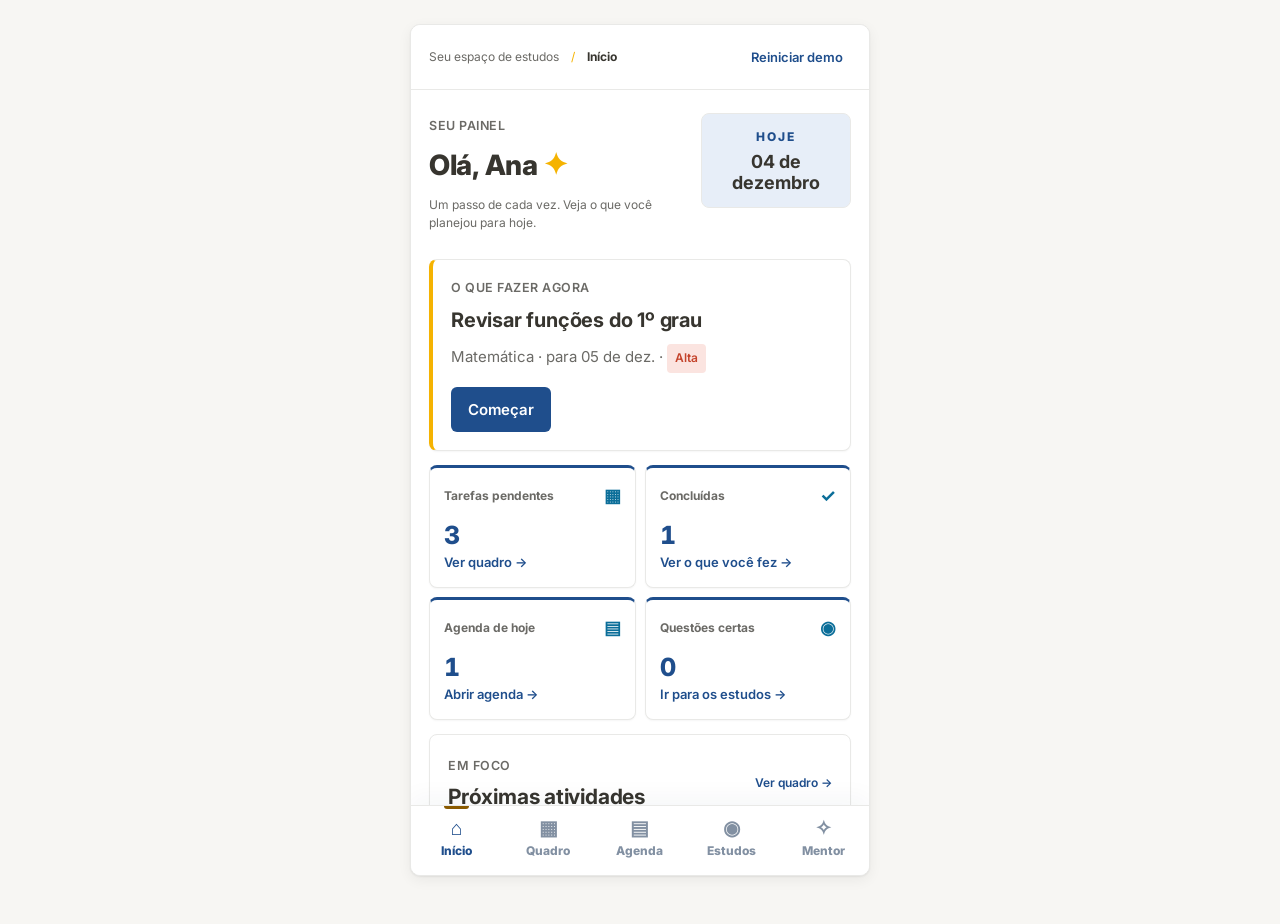
<file: farol-aluno/index.html>
<!doctype html>
<html lang="pt-BR">
<head>
  <meta charset="utf-8">
  <meta name="viewport" content="width=device-width, initial-scale=1">
  <meta name="theme-color" content="#ffffff">
  <meta name="description" content="Farol Aluno: organize estudos, acompanhe sua agenda e consulte orientações publicadas pelo mentor.">
  <title>Farol Aluno | Seu caminho de estudos</title>
  <link rel="icon" href="favicon.svg" type="image/svg+xml">
  <link rel="preconnect" href="https://fonts.googleapis.com"><link rel="preconnect" href="https://fonts.gstatic.com" crossorigin><link rel="stylesheet" href="https://fonts.googleapis.com/css2?family=Inter:wght@400;500;600;700;800&display=swap"><link rel="stylesheet" href="style.css">
  <script src="app.js" defer></script>
</head>
<body>
  <div class="app-shell">
    <aside class="sidebar" aria-label="Menu principal">
      <a class="brand" href="#inicio" aria-label="Farol Aluno, início"><span class="brand-mark">✦</span><span>farol<span class="brand-dot">.</span><small>ALUNO</small></span></a>
      <div class="sidebar-label">ESPAÇO DE ESTUDOS</div>
      <nav class="main-nav" aria-label="Seções">
        <a href="#inicio" data-nav="inicio"><span class="nav-icon">⌂</span> Início</a>
        <a href="#kanban" data-nav="kanban"><span class="nav-icon">▦</span> Kanban e checklist</a>
        <a href="#agenda" data-nav="agenda"><span class="nav-icon">▤</span> Agenda</a>
        <a href="#estudos" data-nav="estudos"><span class="nav-icon">◉</span> Estudos</a>
        <a href="#mentor" data-nav="mentor"><span class="nav-icon">✧</span> Mentor</a>
      </nav>
      <div class="sidebar-bottom">
        <div class="demo-note"><span class="demo-spark">✦</span><strong>Seu espaço, seu ritmo.</strong><p>Uma visão clara do que você planejou e realizou.</p></div>
        <div class="profile"><div class="avatar">AL</div><div><strong>Ana Lima</strong><small>Conta de demonstração</small></div></div>
      </div>
    </aside>

    <div class="main-wrap">
      <header class="topbar"><button id="menu-toggle" class="icon-button menu-toggle" type="button" aria-label="Abrir menu" aria-expanded="false">☰</button><div class="topbar-title">Seu espaço de estudos <span class="topbar-divider">/</span> <strong id="page-name">Início</strong></div><div class="topbar-right"><span class="demo-pill">● Dados demonstrativos</span><button id="reset-demo" class="text-button" type="button" title="Restaurar os dados iniciais">Reiniciar demo</button></div></header>
      <main id="main-content">
        <section id="inicio" class="page" aria-labelledby="inicio-title">
          <div class="welcome"><div><span class="eyebrow">SEU PAINEL</span><h1 id="inicio-title">Olá, Ana <span class="wave">✦</span></h1><p>Um passo de cada vez. Veja o que você planejou para hoje.</p></div><div class="date-card"><span>HOJE</span><strong id="today-date"></strong></div></div>
          <div class="card now-card" id="home-now" aria-live="polite"></div>
          <div class="stats" id="home-stats"></div>
          <div class="home-grid"><div class="card"><div class="section-heading"><div><span class="eyebrow">EM FOCO</span><h2>Próximas atividades</h2></div><a href="#kanban" class="inline-link">Ver quadro →</a></div><div id="home-tasks"></div></div><div class="card highlight-card"><div class="section-heading"><div><span class="eyebrow">AGENDA</span><h2>Seus próximos horários</h2></div><a href="#agenda" class="inline-link">Abrir agenda →</a></div><div id="home-agenda"></div></div></div>
          <div class="card mentor-preview"><div class="mentor-icon">✧</div><div><span class="eyebrow">DO SEU MENTOR</span><h2>Plano publicado para você</h2><p id="home-mentor"></p></div><a href="#mentor" class="button button-dark">Ver orientações <span>→</span></a></div>
          <div class="card"><div class="section-heading"><div><span class="eyebrow">SUA TRAJETÓRIA</span><h2>Atividade recente</h2></div></div><div id="home-history" class="timeline"></div></div>
        </section>

        <section id="kanban" class="page" aria-labelledby="kanban-title" hidden><div class="page-intro"><div><span class="eyebrow">ORGANIZAÇÃO</span><h1 id="kanban-title">Seu quadro de estudos</h1><p>Crie cartões, acompanhe cada etapa e marque seus checklists.</p></div><button id="new-task" class="button button-primary" type="button">+ Nova tarefa</button></div><div class="kanban-summary" id="kanban-summary"></div><div class="board" id="board"></div></section>

        <section id="agenda" class="page" aria-labelledby="agenda-title" hidden><div class="page-intro"><div><span class="eyebrow">PLANEJAMENTO</span><h1 id="agenda-title">Sua agenda</h1><p>Organize sessões de estudo, prazos e compromissos.</p></div><button id="new-event" class="button button-primary" type="button">+ Novo compromisso</button></div><div class="toolbar"><div class="segmented" role="group" aria-label="Visualização da agenda"><button type="button" data-view="dia">Dia</button><button type="button" data-view="semana">Semana</button></div><div class="week-controls"><button id="date-prev" class="icon-button" type="button" aria-label="Período anterior">‹</button><strong id="date-range"></strong><button id="date-next" class="icon-button" type="button" aria-label="Próximo período">›</button><button id="date-today" class="text-button" type="button">Hoje</button></div></div><div id="agenda-content"></div></section>

        <section id="estudos" class="page" aria-labelledby="estudos-title" hidden><div class="page-intro"><div><span class="eyebrow">PRÁTICA E APRENDIZADO</span><h1 id="estudos-title">Estudos</h1><p>Resolva questões demonstrativas e registre como foi cada tentativa.</p></div></div><div class="study-grid"><div class="card"><div class="section-heading"><div><span class="eyebrow">QUESTÕES</span><h2>Praticar agora</h2></div><span class="muted" id="question-index"></span></div><div id="question-area"></div></div><div class="card"><span class="eyebrow">SEU REGISTRO</span><h2>Histórico de estudos</h2><div id="study-stats" class="mini-stats"></div><div id="study-history" class="study-history"></div></div></div></section>

        <section id="mentor" class="page" aria-labelledby="mentor-title" hidden><div class="page-intro"><div><span class="eyebrow">ACOMPANHAMENTO</span><h1 id="mentor-title">Orientações do mentor</h1><p>Planos e atividades já publicados por quem acompanha seus estudos.</p></div></div><div class="mentor-header"><div class="mentor-photo">MC</div><div><span class="eyebrow">SUA MENTORA</span><h2>Marina Costa</h2><p>As orientações abaixo foram escritas e publicadas pela mentora.</p></div><span class="published-badge">✓ Publicado</span></div><div id="mentor-content"></div></section>
      </main>
      <nav class="bottom-nav" aria-label="Navegação do aplicativo">
        <a href="#inicio" data-nav="inicio"><span>⌂</span><small>Início</small></a>
        <a href="#kanban" data-nav="kanban"><span>▦</span><small>Quadro</small></a>
        <a href="#agenda" data-nav="agenda"><span>▤</span><small>Agenda</small></a>
        <a href="#estudos" data-nav="estudos"><span>◉</span><small>Estudos</small></a>
        <a href="#mentor" data-nav="mentor"><span>✧</span><small>Mentor</small></a>
      </nav>
    </div>
  </div>

  <dialog id="task-dialog" class="form-dialog"><form id="task-form"><div class="dialog-head"><div><span class="eyebrow">KANBAN</span><h2 id="task-dialog-title">Nova tarefa</h2></div><button class="icon-button close-dialog" type="button" aria-label="Fechar">×</button></div><input type="hidden" name="id"><label>Título <input name="title" required maxlength="80" placeholder="Ex.: Revisar funções"></label><div class="form-row"><label>Disciplina <input name="subject" maxlength="40" placeholder="Ex.: Matemática"></label><label>Prioridade <select name="priority"><option value="normal">Normal</option><option value="alta">Alta</option></select></label></div><div class="form-row"><label>Prazo <input name="due" type="date"></label><label>Tempo estimado (min) <input name="minutes" type="number" min="1" max="1440" placeholder="45"></label></div><label>Checklist <textarea name="checklist" rows="4" placeholder="Uma etapa por linha"></textarea><small>Escreva uma etapa em cada linha.</small></label><div class="dialog-actions"><button class="button button-ghost close-dialog" type="button">Cancelar</button><button class="button button-primary" type="submit">Salvar tarefa</button></div></form></dialog>
  <dialog id="event-dialog" class="form-dialog"><form id="event-form"><div class="dialog-head"><div><span class="eyebrow">AGENDA</span><h2 id="event-dialog-title">Novo compromisso</h2></div><button class="icon-button close-dialog" type="button" aria-label="Fechar">×</button></div><input type="hidden" name="id"><label>Título <input name="title" required maxlength="80" placeholder="Ex.: Revisão de Biologia"></label><div class="form-row"><label>Tipo <select name="type"><option value="Estudo">Estudo</option><option value="Encontro">Encontro</option><option value="Prazo">Prazo</option><option value="Pessoal">Pessoal</option></select></label><label>Data <input name="date" type="date" required></label></div><div class="form-row"><label>Horário <input name="time" type="time" required></label><label>Duração (min) <input name="minutes" type="number" min="1" max="1440" value="60" required></label></div><div class="dialog-actions"><button class="button button-ghost close-dialog" type="button">Cancelar</button><button class="button button-primary" type="submit">Salvar compromisso</button></div></form></dialog>
  <div id="toast" class="toast" role="status" aria-live="polite"></div>
</body>
</html>
</file>
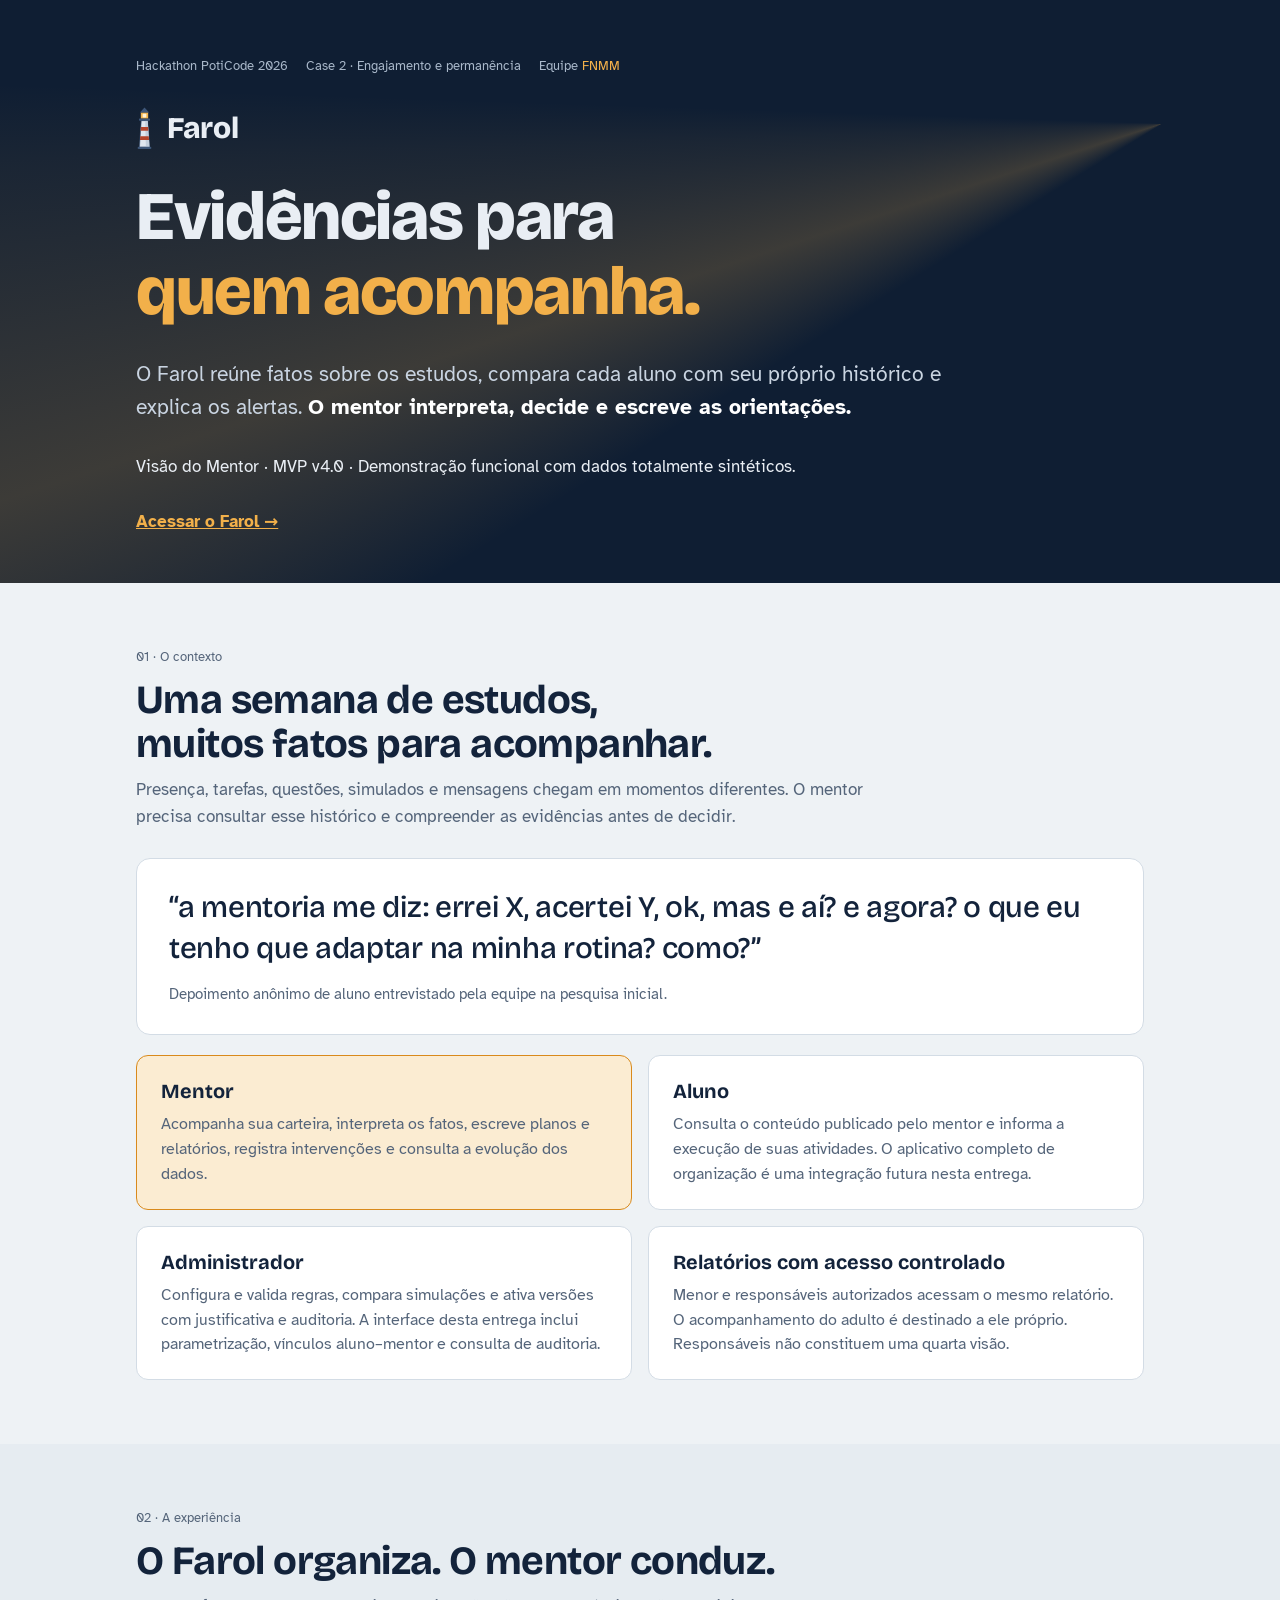
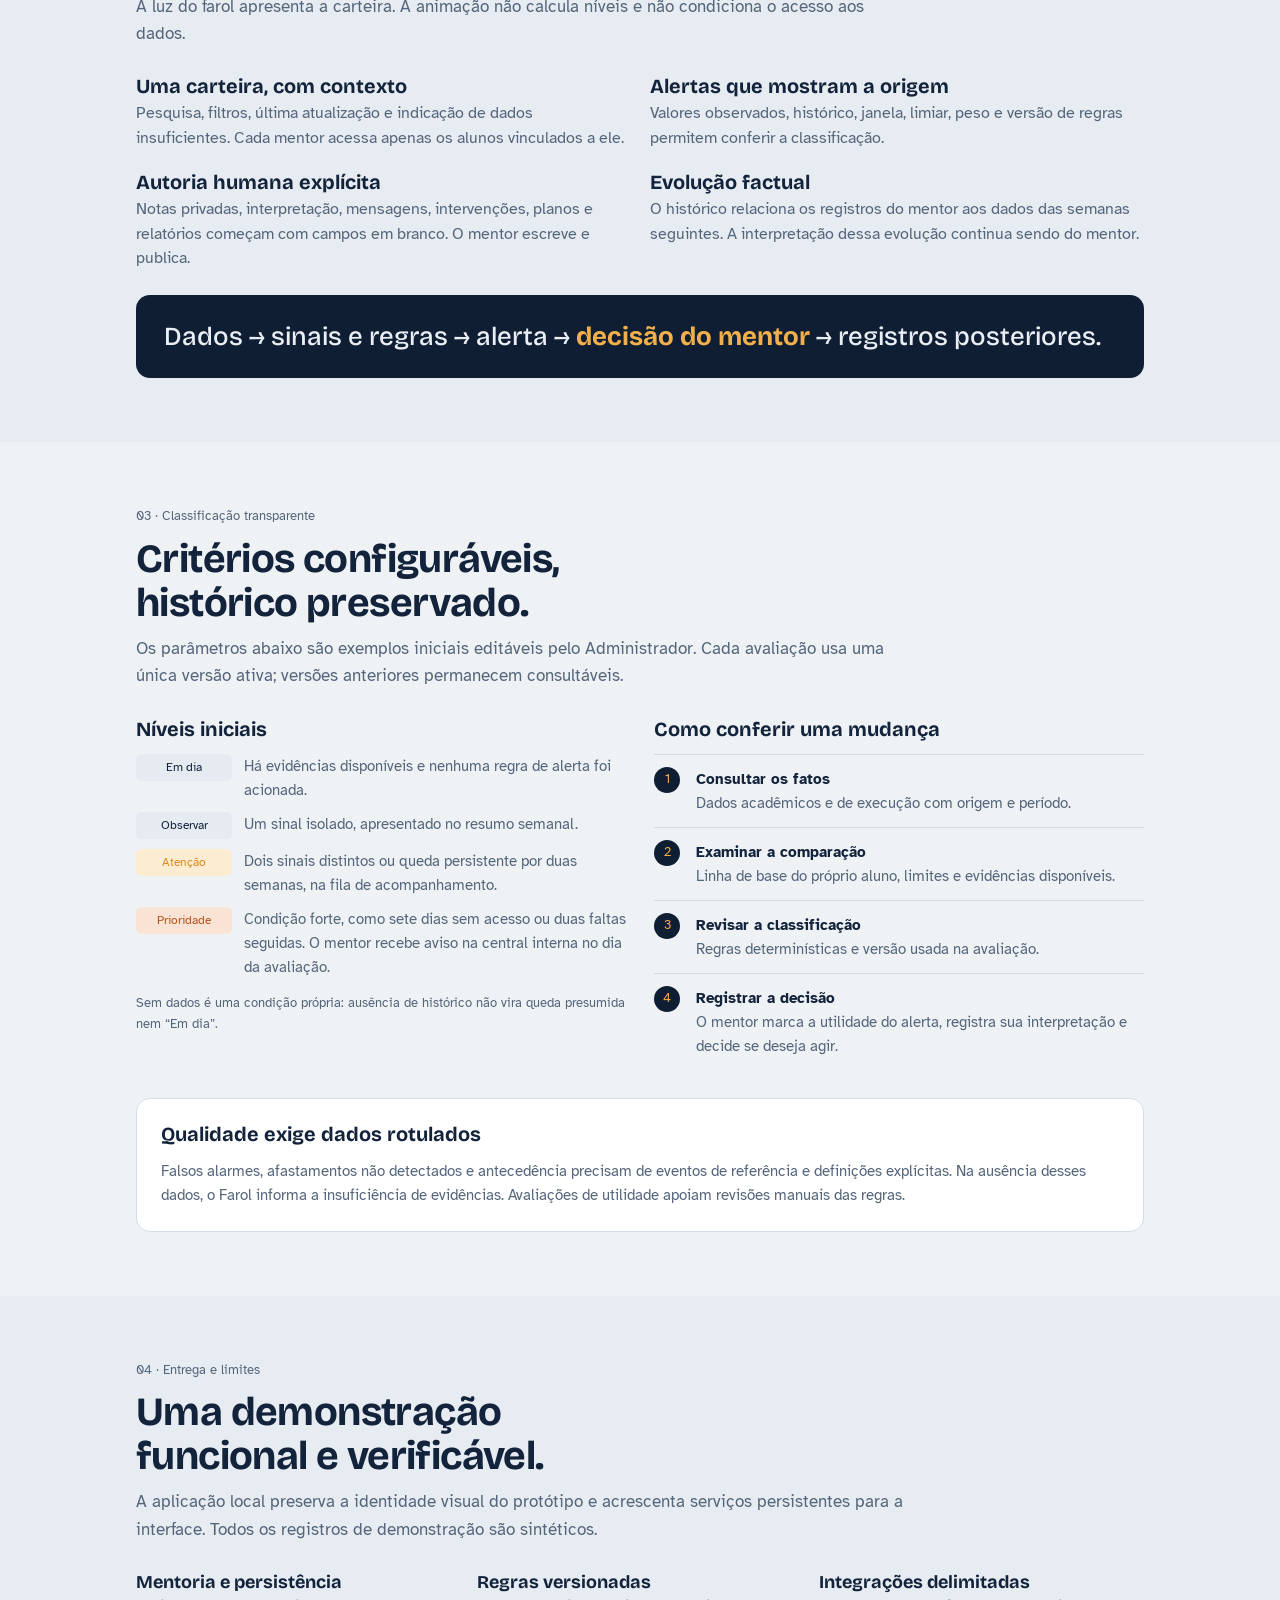
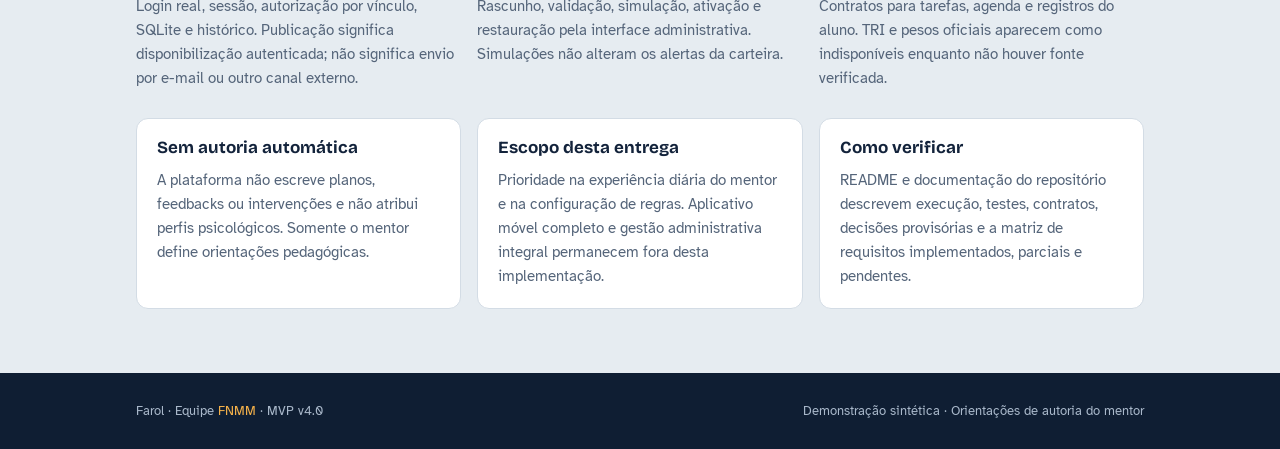
<file: proposta.html>
<!doctype html>
<html lang="pt-BR">
<head>
<meta charset="utf-8">
<meta name="viewport" content="width=device-width, initial-scale=1, viewport-fit=cover">
<style>:root{padding-top:env(safe-area-inset-top,0px);padding-bottom:env(safe-area-inset-bottom,0px)}body{margin:0}img{max-width:100%}[hidden]{display:none!important}</style>
<title>Farol · FNMM</title>
<meta name="claude:viewport-fit-sides" content="cover">
<link rel="preconnect" href="https://fonts.googleapis.com">
<link rel="preconnect" href="https://fonts.gstatic.com" crossorigin>
<link rel="stylesheet" href="https://fonts.googleapis.com/css2?family=Bricolage+Grotesque:opsz,wght@12..96,500;12..96,700;12..96,800&family=Atkinson+Hyperlegible:ital,wght@0,400;0,700;1,400&display=swap">
<style>
/* Layout: nautical-chart page — a dark "night sea" hero with a lighthouse beam, then a calm chart-paper column of sections; product mocks sit inline as the evidence. */
:root {
  --bg: #eef2f5;
  --paper: #ffffff;
  --ink: #13233b;
  --muted: #55657a;
  --line: #d3dce5;
  --beam: #d98a1c;
  --beam-soft: #fbecd2;
  --sea: #0f1e33;
  --sea-ink: #e9eef4;
  --ok: #2f7d5b;
  --ok-soft: #dcefe5;
  --warn: #b5541b;
  --warn-soft: #f8e3d4;
  --chip: #e5ebf1;
  --band: #e6ecf1;
  --f-display: "Bricolage Grotesque", "Segoe UI", system-ui, sans-serif;
  --f-body: "Atkinson Hyperlegible", "Segoe UI", system-ui, sans-serif;
  --f-mono: var(--f-body);
}
@media (prefers-color-scheme: dark) {
  :root:not([data-theme="light"]) {
    --bg: #0b1626; --paper: #12213a; --ink: #e6ecf3; --muted: #9aabbf; --line: #24364f;
    --beam: #f2b04a; --beam-soft: #3a2c14; --sea: #07101d; --sea-ink: #e9eef4;
    --ok: #6cc59b; --ok-soft: #173327; --warn: #f0935a; --warn-soft: #3b2214; --chip: #1c2d47; --band: #0f1d33;
    color-scheme: dark;
  }
}
:root[data-theme="dark"] {
  --bg: #0b1626; --paper: #12213a; --ink: #e6ecf3; --muted: #9aabbf; --line: #24364f;
  --beam: #f2b04a; --beam-soft: #3a2c14; --sea: #07101d; --sea-ink: #e9eef4;
  --ok: #6cc59b; --ok-soft: #173327; --warn: #f0935a; --warn-soft: #3b2214; --chip: #1c2d47; --band: #0f1d33;
  color-scheme: dark;
}

* { box-sizing: border-box; }
body { background: var(--bg); color: var(--ink); font-family: var(--f-body); font-size: 17px; line-height: 1.6; }
.wrap { max-width: 1040px; margin: 0 auto; padding-left: max(16px, env(safe-area-inset-left, 0px)); padding-right: max(16px, env(safe-area-inset-right, 0px)); }
h1, h2, h3 { font-family: var(--f-display); line-height: 1.1; text-wrap: balance; margin: 0; }
p { margin: 0; }
.label { font-size: 13px; color: var(--muted); }

/* Hero */
.hero { background: var(--sea); color: var(--sea-ink); position: relative; overflow: hidden; }
.hero::before {
  content: ""; position: absolute; top: -40%; left: -10%; width: 120%; height: 180%;
  background: conic-gradient(from 238deg at 84% 34%, transparent 0deg, rgba(242,176,74,.20) 14deg, rgba(242,176,74,.05) 30deg, transparent 34deg);
  pointer-events: none;
}
.hero .wrap { position: relative; padding-top: 56px; padding-bottom: 48px; display: grid; gap: 28px; }
.hero-meta { display: flex; flex-wrap: wrap; gap: 8px 18px; font-family: var(--f-mono); font-size: 12.5px; color: #a9b8ca; }
.hero-meta b { color: #f2b04a; font-weight: 500; }
.brand { display: flex; align-items: center; gap: 14px; }
.brand svg { width: 17px; height: 44px; flex: none; }
.brand span { font-family: var(--f-display); font-weight: 800; font-size: 30px; letter-spacing: -.01em; }
.hero h1 { font-size: clamp(36px, 6.4vw, 68px); font-weight: 800; letter-spacing: -.02em; max-width: 15ch; }
.hero h1 em { font-style: normal; color: #f2b04a; }
.hero .lede { font-size: clamp(18px, 2.2vw, 21px); max-width: 58ch; color: #c9d4e1; }
.hero .lede strong { color: #fff; }

/* Sections */
section { padding-top: 64px; padding-bottom: 64px; }
section:nth-of-type(even) { background: var(--band); }
.sec-head { display: grid; gap: 10px; margin-bottom: 28px; max-width: 70ch; }
.sec-head h2 { font-size: clamp(28px, 4vw, 40px); font-weight: 700; letter-spacing: -.015em; }
.sec-head p { color: var(--muted); }
.sec-head .sec-lede { font-family: var(--f-display); font-size: clamp(19px, 2.2vw, 23px); font-weight: 500; line-height: 1.35; color: var(--ink); }

/* Dor */
.quote { background: var(--paper); border: 1px solid var(--line); border-radius: 14px; padding: 28px 32px; display: grid; gap: 14px; }
.quote blockquote { margin: 0; font-family: var(--f-display); font-weight: 500; font-size: clamp(22px, 3vw, 30px); line-height: 1.35; letter-spacing: -.01em; }
.quote blockquote mark { background: var(--beam-soft); color: inherit; padding: 0 .15em; border-radius: 4px; }
.quote cite { font-style: normal; color: var(--muted); font-size: 15px; }
.users { display: grid; grid-template-columns: repeat(2, minmax(0, 1fr)); gap: 16px; margin-top: 20px; }
.user { display: grid; gap: 8px; align-content: start; padding: 22px 24px; border: 1px solid var(--line); background: var(--paper); border-radius: 12px; }
.user.primary { border-color: var(--beam); background: var(--beam-soft); }
.user h3 { font-size: 20px; font-weight: 700; line-height: 1.3; }
.user p { font-size: 15.5px; color: var(--muted); }
.user p b { color: var(--ink); }

/* Story */
.story { display: grid; grid-template-columns: repeat(2, minmax(0, 1fr)); gap: 20px; }
.lane { background: var(--paper); border: 1px solid var(--line); border-radius: 14px; padding: 24px; display: grid; gap: 16px; align-content: start; }
.lane h3 { font-size: 22px; font-weight: 700; display: flex; align-items: center; gap: 10px; }
.lane.with { border-color: var(--beam); }
.lane.with h3::before { content: ""; width: 10px; height: 10px; border-radius: 50%; background: var(--beam); box-shadow: 0 0 0 4px var(--beam-soft); }
.lane.without h3::before { content: ""; width: 10px; height: 10px; border-radius: 50%; background: var(--muted); }
.steps { list-style: none; margin: 0; padding: 0; display: grid; gap: 12px; }
.steps li { display: grid; grid-template-columns: 72px minmax(0, 1fr); gap: 12px; font-size: 15.5px; }
.steps .when { font-family: var(--f-mono); font-size: 12px; color: var(--muted); padding-top: 3px; }
.value { margin-top: 24px; padding: 24px 28px; background: var(--sea); color: var(--sea-ink); border-radius: 14px; font-family: var(--f-display); font-size: clamp(20px, 2.6vw, 26px); font-weight: 500; line-height: 1.35; }
.value b { color: #f2b04a; font-weight: 700; }
.persona-note { margin-top: 10px; font-size: 13.5px; color: var(--muted); }

/* MVP */
.mvp { display: grid; grid-template-columns: repeat(2, minmax(0, 1fr)); gap: 20px; }
.feat { display: grid; gap: 12px; align-content: start; }
.feat-head { display: grid; gap: 4px; }
.feat-head h3 { font-size: 20px; font-weight: 700; }
.feat-head p { font-size: 15.5px; color: var(--muted); }
.mock { background: var(--paper); border: 1px solid var(--line); border-radius: 12px; padding: 18px; display: grid; gap: 12px; font-size: 15px; box-shadow: 0 1px 0 var(--line), 0 10px 24px -18px rgba(15,30,51,.45); }
.mock-top { display: flex; justify-content: space-between; align-items: baseline; gap: 8px; flex-wrap: wrap; }
.mock-top strong { font-family: var(--f-display); font-size: 17px; }
.mock-top .label { font-size: 12px; }
.task { display: grid; grid-template-columns: 26px minmax(0, 1fr); gap: 10px; padding-top: 12px; border-top: 1px solid var(--line); }
.task .n { width: 26px; height: 26px; border-radius: 50%; background: var(--beam-soft); color: var(--beam); font-family: var(--f-mono); font-weight: 500; font-size: 13px; display: grid; place-items: center; }
.task b { display: block; }
.task small { display: block; color: var(--muted); font-size: 13.5px; margin-top: 2px; }
.check { background: var(--ok-soft); color: var(--ok); border-radius: 8px; padding: 10px 12px; font-size: 14px; font-weight: 700; display: flex; gap: 8px; align-items: center; }
.alert-row { display: grid; gap: 8px; padding-top: 12px; border-top: 1px solid var(--line); }
.alert-row:first-of-type { border-top: 0; padding-top: 0; }
.who { display: flex; justify-content: space-between; gap: 8px; flex-wrap: wrap; align-items: baseline; }
.who b { font-family: var(--f-display); font-size: 16px; }
.pill { font-family: var(--f-mono); font-size: 12px; padding: 3px 8px; border-radius: 999px; background: var(--warn-soft); color: var(--warn); }
.chips { display: flex; flex-wrap: wrap; gap: 6px; }
.chip { font-size: 13px; padding: 3px 9px; border-radius: 6px; background: var(--chip); color: var(--ink); }
.log { display: grid; gap: 0; }
.log-item { display: grid; grid-template-columns: 76px minmax(0, 1fr); gap: 12px; padding-top: 12px; padding-bottom: 12px; border-top: 1px solid var(--line); font-size: 14.5px; }
.log-item:first-child { border-top: 0; }
.log-item .when { font-family: var(--f-mono); font-size: 12px; color: var(--muted); padding-top: 2px; }
.tag-ok { color: var(--ok); font-weight: 700; }
.report p { font-size: 14.5px; }
.report .to { display: flex; gap: 6px; flex-wrap: wrap; }
.report .to span { font-family: var(--f-mono); font-size: 12px; padding: 3px 8px; border-radius: 6px; background: var(--chip); }

.facts { display: grid; grid-template-columns: repeat(3, minmax(0, 1fr)); gap: 16px; margin-top: 28px; }
.fact { background: var(--paper); border: 1px solid var(--line); border-radius: 12px; padding: 20px; display: grid; gap: 10px; align-content: start; }
.fact h3 { font-size: 17px; font-weight: 700; }
.fact ul { margin: 0; padding-left: 18px; display: grid; gap: 6px; font-size: 15px; }
.fact p { font-size: 15px; color: var(--muted); }

/* Diferenciais */
.diff { display: grid; grid-template-columns: repeat(2, minmax(0, 1fr)); gap: 0; border-top: 2px solid var(--ink); }
.diff-item { padding: 20px; border-bottom: 1px solid var(--line); display: grid; gap: 6px; }
.diff-item:nth-child(even) { padding-left: 20px; border-left: 1px solid var(--line); }
.diff-item h3 { font-size: 19px; font-weight: 700; line-height: 1.3; }
.diff-item p { font-size: 15.5px; color: var(--muted); }

/* Evasão: caminho, detecção, níveis */
.chain { list-style: none; margin: 0 0 28px; padding: 0; display: grid; grid-template-columns: repeat(5, minmax(0, 1fr)); gap: 10px; }
.chain li { position: relative; display: grid; gap: 6px; align-content: start; padding: 16px 14px; background: var(--paper); border: 1px solid var(--line); border-radius: 10px; font-size: 14px; }
.chain li:not(:last-child)::after { content: "→"; position: absolute; right: -11px; top: 16px; color: var(--muted); font-size: 14px; z-index: 1; }
.chain b { font-family: var(--f-display); font-size: 16px; }
.chain span { color: var(--muted); }
.chain em { font-style: normal; font-family: var(--f-mono); font-size: 12px; color: var(--beam); padding-top: 6px; border-top: 1px dashed var(--beam); }
.chain li.hit { border-color: var(--beam); background: var(--beam-soft); }
.chain li.hit span { color: var(--ink); }
.chain li.end { border-color: var(--warn); }
.chain li.end b { color: var(--warn); }
.detect { display: grid; grid-template-columns: repeat(2, minmax(0, 1fr)); gap: 28px; }
.detect-col { display: grid; gap: 14px; align-content: start; }
.detect-col h3, .quality h3 { font-size: 20px; font-weight: 700; }
.pipe { margin: 0; padding: 0; list-style: none; counter-reset: p; display: grid; gap: 0; }
.pipe li { counter-increment: p; display: grid; grid-template-columns: 30px minmax(0, 1fr); column-gap: 12px; padding-top: 12px; padding-bottom: 12px; border-top: 1px solid var(--line); font-size: 15px; color: var(--muted); }
.pipe li::before { content: counter(p); grid-row: span 2; width: 26px; height: 26px; border-radius: 50%; background: var(--sea); color: #f2b04a; font-family: var(--f-mono); font-size: 13px; display: grid; place-items: center; }
.pipe li b { color: var(--ink); display: block; }
.levels { display: grid; gap: 10px; }
.lvl { display: grid; grid-template-columns: 96px minmax(0, 1fr); gap: 12px; align-items: start; font-size: 15px; color: var(--muted); }
.lvl b { color: var(--ink); }
.lvl-tag { font-family: var(--f-mono); font-size: 12px; text-align: center; padding: 4px 6px; border-radius: 6px; }
.l1 { background: var(--chip); color: var(--ink); }
.l2 { background: var(--beam-soft); color: var(--beam); }
.l3 { background: var(--warn-soft); color: var(--warn); }
.digest-grid { display: grid; grid-template-columns: repeat(4, minmax(0, 1fr)); gap: 8px; }
.digest-grid div { display: grid; gap: 2px; }
.digest-grid b { font-family: var(--f-display); font-size: 28px; line-height: 1; font-variant-numeric: tabular-nums; }
.digest-grid span { font-size: 12.5px; color: var(--muted); line-height: 1.3; }
.d-l3 { color: var(--warn); } .d-l2 { color: var(--beam); } .d-ok { color: var(--ok); }
.quality { margin-top: 28px; padding: 24px; border: 1px solid var(--line); border-radius: 14px; background: var(--paper); display: grid; gap: 14px; }
.quality > p { font-size: 15px; color: var(--muted); }
.q-grid { display: grid; grid-template-columns: repeat(3, minmax(0, 1fr)); gap: 16px; }
.q-grid div { display: grid; gap: 4px; align-content: start; font-size: 14.5px; }
.q-grid span { color: var(--muted); }
.table-scroll { overflow-x: auto; }
.arch { display: grid; grid-template-columns: repeat(3, minmax(0, 1fr)); gap: 16px; margin-top: 8px; }
.arch div { background: var(--paper); border: 1px solid var(--line); border-radius: 12px; padding: 20px; display: grid; gap: 8px; align-content: start; }
.arch h3 { font-size: 18px; font-weight: 700; line-height: 1.3; }
.arch p { font-size: 15px; color: var(--muted); }
@media (max-width: 820px) {
  .chain { grid-template-columns: minmax(0, 1fr); }
  .chain li:not(:last-child)::after { content: "↓"; right: auto; left: 50%; top: auto; bottom: -15px; }
  .detect, .q-grid { grid-template-columns: minmax(0, 1fr); }
}

footer { background: var(--sea); color: #a9b8ca; }
footer .wrap { padding-top: 28px; padding-bottom: 28px; display: flex; flex-wrap: wrap; justify-content: space-between; gap: 10px; font-family: var(--f-mono); font-size: 12.5px; }
footer b { color: #f2b04a; font-weight: 500; }

@media (max-width: 820px) {
  .users, .facts { grid-template-columns: minmax(0, 1fr); }
  .story, .mvp, .diff { grid-template-columns: minmax(0, 1fr); }
  .diff-item, .diff-item:nth-child(even) { padding: 18px 12px; border-left: 0; }
  .arch { grid-template-columns: minmax(0, 1fr); }
}
@media (prefers-reduced-motion: no-preference) {
  .hero::before { animation: sweep 9s ease-in-out infinite alternate; transform-origin: 84% 34%; }
  @keyframes sweep { from { transform: rotate(-4deg); } to { transform: rotate(5deg); } }
}
</style>
</head>
<body>
<header class="hero">
  <div class="wrap">
    <div class="hero-meta"><span>Hackathon PotiCode 2026</span><span>Case 2 · Engajamento e permanência</span><span>Equipe <b>FNMM</b></span></div>
    <div class="brand">
      <svg viewBox="6 0 36 96" aria-hidden="true">
        <path d="M17 32h14l4 58H13z" fill="#dfe6ef" stroke="#3d5679" stroke-width="1.2" stroke-linejoin="round"/>
        <path d="M31 32l4 58h-8l-1.5-58z" fill="#c3cfdd"/>
        <path d="M16 46h16l.5 8h-17zM14.7 66h18.6l.6 8H14.1z" fill="#b5452c"/>
        <rect x="12" y="27" width="24" height="5" rx="1.5" fill="#3d5679"/>
        <rect x="16" y="14" width="16" height="13" fill="#f4b54f"/>
        <rect x="20" y="17" width="8" height="8" rx="1.5" fill="#fff3d6"/>
        <path d="M14 14h20L24 3z" fill="#3d5679"/>
        <rect x="9" y="89" width="30" height="5" rx="2.5" fill="#3d5679"/>
      </svg>
      <span>Farol</span>
    </div>
    <h1>Evidências para <em>quem acompanha.</em></h1>
    <p class="lede">O Farol reúne fatos sobre os estudos, compara cada aluno com seu próprio histórico e explica os alertas. <strong>O mentor interpreta, decide e escreve as orientações.</strong></p>
    <p>Visão do Mentor · MVP v4.0 · Demonstração funcional com dados totalmente sintéticos.</p>
    <p><a href="/" style="color:#f2b04a;font-weight:700">Acessar o Farol →</a></p>
  </div>
</header>
<main>
<section><div class="wrap">
  <div class="sec-head"><p class="label">01 · O contexto</p><h2>Uma semana de estudos, muitos fatos para acompanhar.</h2><p>Presença, tarefas, questões, simulados e mensagens chegam em momentos diferentes. O mentor precisa consultar esse histórico e compreender as evidências antes de decidir.</p></div>
  <div class="quote"><blockquote>“a mentoria me diz: errei X, acertei Y, ok, mas e aí? e agora? o que eu tenho que adaptar na minha rotina? como?”</blockquote><cite>Depoimento anônimo de aluno entrevistado pela equipe na pesquisa inicial.</cite></div>
  <div class="users"><article class="user primary"><h3>Mentor</h3><p>Acompanha sua carteira, interpreta os fatos, escreve planos e relatórios, registra intervenções e consulta a evolução dos dados.</p></article><article class="user"><h3>Aluno</h3><p>Consulta o conteúdo publicado pelo mentor e informa a execução de suas atividades. O aplicativo completo de organização é uma integração futura nesta entrega.</p></article><article class="user"><h3>Administrador</h3><p>Configura e valida regras, compara simulações e ativa versões com justificativa e auditoria. A interface desta entrega inclui parametrização, vínculos aluno–mentor e consulta de auditoria.</p></article><article class="user"><h3>Relatórios com acesso controlado</h3><p>Menor e responsáveis autorizados acessam o mesmo relatório. O acompanhamento do adulto é destinado a ele próprio. Responsáveis não constituem uma quarta visão.</p></article></div>
</div></section>
<section><div class="wrap">
  <div class="sec-head"><p class="label">02 · A experiência</p><h2>O Farol organiza. O mentor conduz.</h2><p>A luz do farol apresenta a carteira. A animação não calcula níveis e não condiciona o acesso aos dados.</p></div>
  <div class="mvp"><article class="feat"><div class="feat-head"><h3>Uma carteira, com contexto</h3><p>Pesquisa, filtros, última atualização e indicação de dados insuficientes. Cada mentor acessa apenas os alunos vinculados a ele.</p></div></article><article class="feat"><div class="feat-head"><h3>Alertas que mostram a origem</h3><p>Valores observados, histórico, janela, limiar, peso e versão de regras permitem conferir a classificação.</p></div></article><article class="feat"><div class="feat-head"><h3>Autoria humana explícita</h3><p>Notas privadas, interpretação, mensagens, intervenções, planos e relatórios começam com campos em branco. O mentor escreve e publica.</p></div></article><article class="feat"><div class="feat-head"><h3>Evolução factual</h3><p>O histórico relaciona os registros do mentor aos dados das semanas seguintes. A interpretação dessa evolução continua sendo do mentor.</p></div></article></div>
  <div class="value">Dados → sinais e regras → alerta → <b>decisão do mentor</b> → registros posteriores.</div>
</div></section>
<section><div class="wrap">
  <div class="sec-head"><p class="label">03 · Classificação transparente</p><h2>Critérios configuráveis, histórico preservado.</h2><p>Os parâmetros abaixo são exemplos iniciais editáveis pelo Administrador. Cada avaliação usa uma única versão ativa; versões anteriores permanecem consultáveis.</p></div>
  <div class="detect"><div class="detect-col"><h3>Níveis iniciais</h3><div class="levels"><div class="lvl"><span class="lvl-tag l1">Em dia</span><p>Há evidências disponíveis e nenhuma regra de alerta foi acionada.</p></div><div class="lvl"><span class="lvl-tag l1">Observar</span><p>Um sinal isolado, apresentado no resumo semanal.</p></div><div class="lvl"><span class="lvl-tag l2">Atenção</span><p>Dois sinais distintos ou queda persistente por duas semanas, na fila de acompanhamento.</p></div><div class="lvl"><span class="lvl-tag l3">Prioridade</span><p>Condição forte, como sete dias sem acesso ou duas faltas seguidas. O mentor recebe aviso na central interna no dia da avaliação.</p></div></div><p class="label">Sem dados é uma condição própria: ausência de histórico não vira queda presumida nem “Em dia”.</p></div><div class="detect-col"><h3>Como conferir uma mudança</h3><ol class="pipe"><li><b>Consultar os fatos</b><span>Dados acadêmicos e de execução com origem e período.</span></li><li><b>Examinar a comparação</b><span>Linha de base do próprio aluno, limites e evidências disponíveis.</span></li><li><b>Revisar a classificação</b><span>Regras determinísticas e versão usada na avaliação.</span></li><li><b>Registrar a decisão</b><span>O mentor marca a utilidade do alerta, registra sua interpretação e decide se deseja agir.</span></li></ol></div></div>
  <div class="quality"><h3>Qualidade exige dados rotulados</h3><p>Falsos alarmes, afastamentos não detectados e antecedência precisam de eventos de referência e definições explícitas. Na ausência desses dados, o Farol informa a insuficiência de evidências. Avaliações de utilidade apoiam revisões manuais das regras.</p></div>
</div></section>
<section><div class="wrap">
  <div class="sec-head"><p class="label">04 · Entrega e limites</p><h2>Uma demonstração funcional e verificável.</h2><p>A aplicação local preserva a identidade visual do protótipo e acrescenta serviços persistentes para a interface. Todos os registros de demonstração são sintéticos.</p></div>
  <div class="arch"><article><h3>Mentoria e persistência</h3><p>Login real, sessão, autorização por vínculo, SQLite e histórico. Publicação significa disponibilização autenticada; não significa envio por e-mail ou outro canal externo.</p></article><article><h3>Regras versionadas</h3><p>Rascunho, validação, simulação, ativação e restauração pela interface administrativa. Simulações não alteram os alertas da carteira.</p></article><article><h3>Integrações delimitadas</h3><p>Contratos para tarefas, agenda e registros do aluno. TRI e pesos oficiais aparecem como indisponíveis enquanto não houver fonte verificada.</p></article></div>
  <div class="facts"><article class="fact"><h3>Sem autoria automática</h3><p>A plataforma não escreve planos, feedbacks ou intervenções e não atribui perfis psicológicos. Somente o mentor define orientações pedagógicas.</p></article><article class="fact"><h3>Escopo desta entrega</h3><p>Prioridade na experiência diária do mentor e na configuração de regras. Aplicativo móvel completo e gestão administrativa integral permanecem fora desta implementação.</p></article><article class="fact"><h3>Como verificar</h3><p>README e documentação do repositório descrevem execução, testes, contratos, decisões provisórias e a matriz de requisitos implementados, parciais e pendentes.</p></article></div>
</div></section>
</main>
<footer><div class="wrap"><span>Farol · Equipe <b>FNMM</b> · MVP v4.0</span><span>Demonstração sintética · Orientações de autoria do mentor</span></div></footer>
</body>
</html>
</file>
<file: farol-aluno/style.css>
:root{--bg:#ffffff;--bg-soft:#f7f6f3;--bg-hover:#efeeeb;--line:#e9e9e7;--line-strong:#d3d1cb;--ink:#37352f;--muted:#6b6a66;--dim:#8a8883;--brand:#1f4e8c;--brand-soft:#e7eef8;--beam:#f5b301;--blue:#0b6e99;--blue-bg:#ddebf1;--green:#0f7b6c;--green-bg:#ddedea;--yellow:#8a5a00;--yellow-bg:#fbf3db;--yellow-line:#e8c15a;--red:#c4432b;--red-bg:#fbe4e0;--red-line:#e8907f;--shadow:0 1px 2px rgba(15,15,15,.06),0 4px 14px rgba(15,15,15,.06);
/* apelidos dos nomes anteriores */--navy:var(--brand);--navy2:var(--brand);--yellow-soft:var(--yellow-bg);--white:#fff;--text:var(--ink);color-scheme:light}
*{box-sizing:border-box}html{scroll-behavior:smooth}body{margin:0;background:var(--bg);color:var(--text);font-family:'Inter',Arial,sans-serif;font-size:14px}button,input,textarea,select{font:inherit}button{cursor:pointer}a{color:inherit;text-decoration:none}[hidden]{display:none!important}.app-shell{display:flex;min-height:100vh}.sidebar{width:250px;flex:none;background:var(--navy);color:#d8e2f0;display:flex;flex-direction:column;padding:32px 18px 22px;position:sticky;top:0;height:100vh;z-index:5}.brand{display:flex;gap:10px;align-items:center;color:#fff;font:800 28px 'Inter',sans-serif;letter-spacing:-1px;padding:0 15px}.brand-mark{color:var(--yellow);font-size:32px}.brand-dot{color:var(--yellow)}.brand small{display:block;font:700 12px 'Inter';letter-spacing:3px;color:#a8bdd6;margin-top:-5px}.sidebar-label{font-size:12px;letter-spacing:2px;font-weight:800;color:#7790ae;margin:54px 15px 18px}.main-nav{display:grid;gap:6px}.main-nav a{display:flex;gap:13px;align-items:center;padding:13px 15px;border-radius:11px;font-weight:700;color:#b6c7d9;transition:.2s}.main-nav a:hover,.main-nav a.active{background:#253e60;color:#fff}.main-nav a.active{box-shadow:inset 3px 0 var(--yellow)}.nav-icon{display:inline-flex;width:21px;justify-content:center;font-size:19px;line-height:1;color:var(--yellow)}.sidebar-bottom{margin-top:auto}.demo-note{background:#203a5b;border:1px solid #355071;padding:20px;border-radius:15px;line-height:1.5}.demo-note strong{display:block;color:#fff;margin-top:6px}.demo-note p{margin:6px 0 0;color:#b8c8da;font-size:12px}.demo-spark{color:var(--yellow);font-size:20px}.profile{border-top:1px solid #2b4260;margin:22px 4px 0;padding:19px 8px 0;display:flex;gap:11px;align-items:center}.profile strong,.profile small{display:block}.profile strong{color:#fff}.profile small{color:#9fb2c9;font-size:12px;margin-top:3px}.avatar,.mentor-photo{display:grid;place-items:center;background:var(--yellow);color:var(--navy);font-weight:800;border-radius:12px;width:39px;height:39px}.main-wrap{min-width:0;flex:1}.topbar{height:74px;background:#fff;border-bottom:1px solid var(--line);display:flex;align-items:center;padding:0 42px;gap:15px}.topbar-title{color:var(--muted)}.topbar-title strong{color:var(--text)}.topbar-divider{margin:0 9px;color:#b8c4d3}.topbar-right{margin-left:auto;display:flex;gap:18px;align-items:center}.demo-pill{background:#edf7f3;color:#26836b;border-radius:99px;padding:8px 12px;font-size:12px;font-weight:800}.text-button{border:0;background:none;color:var(--blue);font-weight:700;padding:8px}.text-button:hover,.inline-link:hover{text-decoration:underline}.menu-toggle{display:none!important}main{max-width:1450px;margin:auto;padding:36px 42px 70px}.page{animation:appear .25s ease}@keyframes appear{from{opacity:.5;transform:translateY(5px)}to{opacity:1;transform:none}}h1,h2,h3,p{margin-top:0}h1,h2,h3{font-family:'Inter',Arial,sans-serif}h1{font-size:clamp(28px,3vw,39px);letter-spacing:-1px;margin:5px 0 8px}h2{font-size:21px;letter-spacing:-.3px;margin:4px 0 0}h3{font-size:16px;margin:0}.eyebrow{font-size:12px;font-weight:800;letter-spacing:2px;color:#7d8ca3}.page-intro,.welcome{display:flex;justify-content:space-between;align-items:center;gap:20px;margin-bottom:27px}.page-intro p,.welcome p{color:var(--muted);margin:0;font-size:14px}.wave{color:var(--yellow);font-size:30px}.date-card{background:var(--navy);color:#fff;border-radius:15px;padding:14px 20px;min-width:140px;text-align:center}.date-card span{display:block;color:var(--yellow);font-size:12px;letter-spacing:2px;font-weight:800}.date-card strong{display:block;margin-top:4px;font:700 18px 'Inter'}.stats{display:grid;grid-template-columns:repeat(4,1fr);gap:15px;margin-bottom:22px}.stat,.card{background:var(--white);border:1px solid var(--line);border-radius:17px;box-shadow:var(--shadow)}.stat{padding:20px 22px;min-height:116px}.stat-top{display:flex;justify-content:space-between;align-items:center;color:var(--muted);font-size:12px;font-weight:700}.stat-icon{font-size:18px;color:var(--blue)}.stat strong{display:block;font:700 30px 'Inter';margin-top:10px;color:var(--navy)}.stat small{font-size:12px;color:var(--muted)}.card{padding:24px}.home-grid{display:grid;grid-template-columns:1.3fr 1fr;gap:20px}.section-heading{display:flex;align-items:center;justify-content:space-between;gap:12px;margin-bottom:18px}.inline-link{color:#315c91;font-size:12px;font-weight:800;white-space:nowrap}.task-line,.event-line{display:flex;align-items:center;gap:13px;border-top:1px solid var(--line);padding:15px 0}.task-line:first-child,.event-line:first-child{border-top:0}.task-line .task-check{width:19px;height:19px;border:2px solid #bdc9d7;border-radius:6px;flex:none}.task-line-main,.event-line-main{flex:1;min-width:0}.task-line strong,.event-line strong{display:block;font-size:13px}.task-line small,.event-line small{display:block;color:var(--muted);margin-top:3px}.tag{display:inline-block;font-size:12px;font-weight:800;padding:5px 8px;border-radius:7px;background:#eaf0f9;color:#4b70a0;white-space:nowrap}.tag.alta{background:#fff0e6;color:#b66a41}.event-time{background:var(--yellow-soft);color:#896317;font-weight:800;border-radius:8px;min-width:57px;text-align:center;padding:9px 5px;font-size:12px}.highlight-card{background:#fcfdff}.mentor-preview{display:flex;align-items:center;gap:18px;margin:20px 0}.mentor-preview p{color:var(--muted);margin:8px 0 0}.mentor-preview .button{margin-left:auto;white-space:nowrap}.mentor-icon{width:56px;height:56px;flex:none;display:grid;place-items:center;border-radius:15px;background:var(--yellow-soft);color:#bb901d;font-size:32px}.button{border:0;border-radius:10px;padding:11px 17px;font-weight:800;display:inline-flex;align-items:center;justify-content:center;gap:13px;white-space:nowrap;transition:transform .15s,filter .15s}.button:hover{filter:brightness(.96);transform:translateY(-1px)}.button-primary{background:var(--yellow);color:var(--navy)}.button-dark{background:var(--navy);color:#fff}.button-ghost{background:#edf1f6;color:var(--text)}.button-small{padding:8px 11px;font-size:12px}.timeline{display:grid;gap:0}.timeline-item{position:relative;padding:0 0 16px 29px;border-left:1px solid #d9e2ee;margin-left:8px;color:#5d6f88}.timeline-item:last-child{border-left-color:transparent;padding-bottom:0}.timeline-item:before{content:'';position:absolute;left:-5px;top:2px;width:9px;height:9px;border-radius:50%;background:var(--yellow)}.timeline-item strong{color:var(--text)}.timeline-item small{display:block;color:#8a99ac;margin-top:3px}.empty{color:var(--muted);padding:15px 0;font-size:13px}.kanban-summary{display:flex;gap:12px;margin-bottom:20px;flex-wrap:wrap}.summary-chip{background:#fff;border:1px solid var(--line);border-radius:9px;padding:9px 12px;color:#5b6e87;font-size:12px}.summary-chip strong{color:var(--navy)}.board{display:grid;grid-template-columns:repeat(3,minmax(240px,1fr));gap:17px;align-items:start}.column{background:#edf1f6;border:1px solid #e4e9f1;border-radius:16px;padding:15px;min-height:370px}.column-head{display:flex;justify-content:space-between;align-items:center;font:700 15px 'Inter';margin:2px 3px 15px}.column-head span:last-child{background:#dae2ed;color:#536b8b;border-radius:99px;font:800 12px 'Inter';padding:5px 8px}.column[data-status=done] .column-head span:last-child{background:#d5ede4;color:#2c806a}.task-card{background:#fff;border:1px solid #e2e8f0;border-radius:12px;padding:15px;margin-bottom:11px;box-shadow:0 5px 15px rgba(15,37,66,.035)}.task-card .card-top{display:flex;justify-content:space-between;gap:8px;margin-bottom:11px}.task-card h3{margin-bottom:6px}.task-card p{font-size:12px;color:var(--muted);margin:0 0 13px}.task-meta{display:flex;gap:8px;flex-wrap:wrap;color:#687b94;font-size:12px}.priority-dot{color:#d9855b}.card-controls{border-top:1px solid var(--line);margin-top:14px;padding-top:12px;display:flex;gap:7px;flex-wrap:wrap}.card-controls button,.event-actions button,.study-history button{border:0;background:#edf2f8;color:#3d5e87;border-radius:7px;padding:7px 9px;font-size:12px;font-weight:800}.card-controls button:hover,.event-actions button:hover,.study-history button:hover{background:#dce8f6}.checklist{border-top:1px solid var(--line);margin-top:13px;padding-top:12px}.checklist-head{display:flex;justify-content:space-between;font-size:12px;font-weight:800;color:#5e718a}.progress{height:5px;background:#e9eef5;border-radius:99px;overflow:hidden;margin:7px 0 10px}.progress span{display:block;height:100%;background:#eab936}.checklist label{display:flex;gap:7px;align-items:flex-start;font-size:12px;color:#5d6c80;line-height:1.4;margin:6px 0;cursor:pointer}.checklist input{accent-color:var(--navy);margin:1px 0}.checklist input:checked+span{text-decoration:line-through;color:#9aa7b7}.toolbar{display:flex;justify-content:space-between;align-items:center;gap:12px;margin-bottom:20px;flex-wrap:wrap}.segmented{display:flex;background:#e8edf4;border-radius:10px;padding:4px}.segmented button{border:0;background:none;border-radius:7px;padding:8px 16px;font-weight:800;color:#6d7d93}.segmented button.active{background:#fff;color:var(--navy);box-shadow:0 2px 7px #dce4ef}.week-controls{display:flex;align-items:center;gap:10px}.week-controls strong{font-size:13px;min-width:150px;text-align:center}.icon-button{border:0;background:none;color:var(--text);font-size:22px;line-height:1;width:34px;height:34px;border-radius:8px}.icon-button:hover{background:#edf1f6}.calendar-week{display:grid;grid-template-columns:repeat(7,minmax(120px,1fr));gap:9px;overflow:auto}.day-column{background:#fff;border:1px solid var(--line);border-radius:13px;min-height:330px;padding:11px}.day-column.today{border-color:#e5bf4b;box-shadow:inset 0 3px var(--yellow)}.day-heading{font-size:12px;color:var(--muted);font-weight:700;padding:2px 2px 13px;border-bottom:1px solid var(--line);margin-bottom:9px}.day-heading strong{display:block;font:700 20px 'Inter';color:var(--navy);margin-top:3px}.calendar-event{background:#eff3fa;border-left:3px solid #6185b1;border-radius:6px;padding:8px;margin-bottom:7px;font-size:12px}.calendar-event.done{border-color:#54a88b;background:#eaf7f2}.calendar-event.missed{border-color:#d68b7d;background:#fff2ef}.calendar-event strong{display:block;margin:3px 0;overflow-wrap:anywhere}.calendar-event button{display:block;border:0;background:none;color:#456a97;padding:4px 0 0;font-size:12px;font-weight:800}.day-list{display:grid;gap:10px}.agenda-item{display:flex;gap:16px;align-items:center;background:#fff;border:1px solid var(--line);border-radius:13px;padding:15px}.agenda-item .event-time{min-width:70px}.agenda-item .event-line-main{flex:1}.event-actions{display:flex;gap:6px;flex-wrap:wrap}.agenda-status{font-size:12px;font-weight:800;color:var(--green)}.agenda-status.missed{color:var(--red)}.study-grid{display:grid;grid-template-columns:1.18fr .82fr;gap:20px;align-items:start}.question-context{color:var(--muted);font-size:12px;margin:4px 0 15px}.question-text{font:600 19px/1.4 'Inter';margin-bottom:17px}.options{display:grid;gap:9px}.option{width:100%;text-align:left;background:#fff;border:1px solid #dce4ee;border-radius:10px;padding:12px 14px;display:flex;gap:10px;align-items:center;color:var(--text)}.option:hover{border-color:#87a0c0;background:#f8fbff}.option.selected{border-color:#2d5c94;background:#edf4fc}.option.correct{border-color:#48a184;background:#e8f7f1}.option.incorrect{border-color:#d08174;background:#fff0ed}.option-letter{font-weight:800;color:#6481a8}.question-actions{display:flex;gap:9px;margin-top:17px;flex-wrap:wrap}.feedback{background:#f2f6fb;border-radius:10px;padding:13px;margin-top:17px;font-size:13px;line-height:1.5}.cause-box{margin-top:15px;padding:14px;border:1px solid var(--line);border-radius:10px}.cause-box label{display:block;font-weight:800;font-size:12px;margin-bottom:8px}.cause-box select{width:100%}.mini-stats{display:grid;grid-template-columns:repeat(3,1fr);gap:8px;margin:18px 0}.mini-stat{background:#f1f5fa;border-radius:10px;padding:12px}.mini-stat strong{display:block;font:700 22px 'Inter'}.mini-stat small{color:var(--muted);font-size:12px}.study-history{max-height:580px;overflow:auto}.history-entry{border-top:1px solid var(--line);padding:12px 0}.history-entry strong{display:block}.history-entry small{display:block;color:var(--muted);margin-top:4px}.history-entry p{font-size:12px;margin:7px 0 0;color:#5d6e82}.mentor-header{background:var(--navy);color:#fff;border-radius:16px;padding:25px;display:flex;align-items:center;gap:18px;margin-bottom:20px}.mentor-header .eyebrow{color:#a9bfd8}.mentor-header h2{font-size:24px;margin:3px 0}.mentor-header p{margin:0;color:#bdcde0;font-size:12px}.mentor-photo{height:56px;width:56px;border-radius:15px;font-size:18px}.published-badge{margin-left:auto;color:#d2f0dd;background:#2e5b5e;border-radius:99px;padding:8px 12px;font-size:12px;font-weight:800}.mentor-layout{display:grid;grid-template-columns:1.4fr .8fr;gap:20px}.plan-card{margin-bottom:20px}.plan-card:last-child{margin-bottom:0}.plan-date{color:var(--muted);font-size:12px;margin:8px 0 16px}.plan-body{color:#50647d;line-height:1.65}.plan-list{padding-left:20px;line-height:1.8;color:#425873}.mentor-activity{border-top:1px solid var(--line);padding:14px 0;display:flex;justify-content:space-between;align-items:center;gap:12px}.mentor-activity strong{display:block}.mentor-activity small{display:block;color:var(--muted);margin-top:4px}.byline{font-size:12px;color:var(--muted);border-top:1px solid var(--line);padding-top:13px;margin-top:15px}.form-dialog{border:0;border-radius:17px;padding:0;width:min(480px,calc(100vw - 30px));box-shadow:0 25px 90px #0a234260}.form-dialog::backdrop{background:#0d223e99}.form-dialog form{padding:25px}.dialog-head{display:flex;justify-content:space-between;align-items:start;margin-bottom:19px}.dialog-head h2{margin-top:4px}.form-dialog label{display:block;font-size:12px;font-weight:800;margin-bottom:15px}.form-dialog input,.form-dialog textarea,.form-dialog select,.cause-box select{border:1px solid #d8e1ec;border-radius:8px;background:#fff;color:var(--text);padding:10px 11px;outline:none}.form-dialog input,.form-dialog textarea,.form-dialog select{display:block;width:100%;margin-top:7px}.form-dialog input:focus,.form-dialog textarea:focus,.form-dialog select:focus{border-color:#5d82b3;box-shadow:0 0 0 3px #dbe9fa}.form-dialog small{font-size:12px;color:var(--muted);font-weight:400}.form-row{display:grid;grid-template-columns:1fr 1fr;gap:12px}.dialog-actions{display:flex;justify-content:flex-end;gap:9px;border-top:1px solid var(--line);padding-top:18px}.toast{position:fixed;bottom:25px;right:25px;z-index:20;background:var(--navy);color:#fff;padding:12px 17px;border-radius:10px;box-shadow:0 14px 40px #0e254255;opacity:0;transform:translateY(10px);pointer-events:none;transition:.2s}.toast.show{opacity:1;transform:none}.muted{color:var(--muted)}
@media(max-width:1150px){.sidebar{width:220px}.topbar{padding:0 25px}main{padding:30px 25px}.stats{grid-template-columns:repeat(2,1fr)}.home-grid,.study-grid,.mentor-layout{grid-template-columns:1fr}}
@media(max-width:760px){.sidebar{position:fixed;transform:translateX(-100%);transition:transform .2s;width:250px;box-shadow:20px 0 50px #071c3a33}.sidebar.open{transform:none}.menu-toggle{display:inline-flex!important}.topbar{height:62px;padding:0 15px}.topbar-title{font-size:12px}.topbar-right{gap:3px}.demo-pill{display:none}.topbar-right .text-button{font-size:12px}main{padding:25px 15px 60px}.page-intro,.welcome{align-items:flex-start}.page-intro{flex-direction:column}.stats{gap:9px}.stat{padding:15px;min-height:103px}.stat strong{font-size:25px}.date-card{min-width:105px;padding:11px}.date-card strong{font-size:14px}.card{padding:18px}.mentor-preview{align-items:flex-start;flex-wrap:wrap}.mentor-preview .button{margin-left:0;width:100%}.board{display:flex;overflow-x:auto;scroll-snap-type:x mandatory;padding-bottom:12px}.column{flex:0 0 min(84vw,340px);scroll-snap-align:start}.calendar-week{grid-template-columns:repeat(7,140px)}.mentor-header{flex-wrap:wrap}.published-badge{margin-left:0}.form-row{grid-template-columns:1fr}.agenda-item{align-items:flex-start;flex-wrap:wrap}.event-actions{width:100%}}
@media(max-width:430px){.topbar-title{max-width:175px;white-space:nowrap;overflow:hidden;text-overflow:ellipsis}.stats{grid-template-columns:1fr 1fr}.stat-top{font-size:12px}.section-heading h2{font-size:19px}.week-controls{width:100%;justify-content:space-between}}

/* Demonstração em formato de aplicativo: a mesma interface em qualquer tela. */
body{min-height:100dvh;background:radial-gradient(circle at 20% 15%,#294b73 0,transparent 34%),linear-gradient(145deg,#10233f,#1b385b)}
.app-shell{width:min(100%,460px);height:min(900px,calc(100dvh - 48px));min-height:580px;margin:24px auto;background:var(--bg);border-radius:28px;overflow:hidden;box-shadow:0 30px 90px #06172b88;display:block;border:7px solid #fff}
.sidebar{display:none}
.main-wrap{height:100%;display:flex;flex-direction:column;min-width:0}
.topbar{height:65px;flex:none;padding:0 18px;background:var(--navy);border:0;color:#fff}
.topbar-title{color:#adbed2;font-size:12px}
.topbar-title strong{color:#fff}
.topbar-divider{color:var(--yellow)}
.topbar-right .text-button{color:var(--yellow);font-size:12px}
.demo-pill,.menu-toggle{display:none!important}
main{flex:1;min-height:0;max-width:none;width:100%;overflow-y:auto;padding:23px 18px 35px;scroll-behavior:smooth}
.page-intro{flex-direction:column;align-items:stretch;gap:16px}
.page-intro>.button{align-self:flex-start}
.welcome{align-items:flex-start}
.welcome p,.page-intro p{font-size:12px;line-height:1.5}
h1{font-size:28px}
.stats{grid-template-columns:repeat(2,minmax(0,1fr));gap:9px;margin-bottom:14px}
.stat{padding:14px;min-height:98px}
.stat strong{font-size:25px}
.stat-top{font-size:12px}
.home-grid,.study-grid,.mentor-layout{grid-template-columns:1fr;gap:13px}
.card{padding:18px}
.mentor-preview{flex-wrap:wrap;margin:14px 0}
.mentor-preview .button{width:100%;margin-left:0}
.board{display:flex;overflow-x:auto;scroll-snap-type:x mandatory;gap:12px;padding-bottom:12px}
.column{flex:0 0 88%;min-height:320px;scroll-snap-align:start}
.calendar-week{grid-template-columns:repeat(7,145px)}
.toolbar{align-items:flex-start;gap:8px}
.week-controls{width:100%;justify-content:space-between;gap:5px}
.week-controls strong{min-width:0;font-size:12px}
.mentor-header{padding:18px;flex-wrap:wrap}
.published-badge{margin-left:0}
.mentor-activity{flex-wrap:wrap}
.mentor-activity .event-actions{width:100%}
.agenda-item{flex-wrap:wrap;align-items:flex-start}
.agenda-item .event-actions{width:100%}
.bottom-nav{flex:none;height:70px;display:grid;grid-template-columns:repeat(5,1fr);align-items:stretch;background:#fff;border-top:1px solid var(--line);padding-bottom:3px;box-shadow:0 -8px 25px #1936550a}
.bottom-nav a{display:flex;flex-direction:column;align-items:center;justify-content:center;gap:4px;color:#8290a2;font-weight:800;position:relative}
.bottom-nav a span{font-size:20px;line-height:1}
.bottom-nav a small{font-size:12px}
.bottom-nav a.active{color:var(--navy)}
.bottom-nav a.active::before{content:'';position:absolute;top:0;width:25px;height:3px;background:var(--yellow);border-radius:0 0 5px 5px}
@media(max-width:520px){body{background:var(--bg)}.app-shell{width:100%;height:100dvh;min-height:0;margin:0;border:0;border-radius:0;box-shadow:none}.topbar{height:62px}main{padding:22px 15px 30px}.bottom-nav{padding-bottom:env(safe-area-inset-bottom);height:calc(66px + env(safe-area-inset-bottom))}.date-card{min-width:105px;padding:11px}.date-card strong{font-size:14px}}


/* ======================================================================
   Design system Farol (claro). Camada visual: não altera estrutura nem regras.
   ====================================================================== */
body{-webkit-font-smoothing:antialiased;font-size:15px;line-height:1.55;background:var(--bg-soft);color:var(--ink)}
h1,h2,h3{letter-spacing:-.01em;text-wrap:balance}
h1{font-weight:800}h2,h3{font-weight:700}
:focus-visible{outline:2px solid var(--brand);outline-offset:2px}
button,input,textarea,select{font-size:16px}
.app-shell{background:var(--bg);border:1px solid var(--line);box-shadow:var(--shadow);border-radius:10px}
.sidebar{background:var(--bg);color:var(--ink);border-right:1px solid var(--line)}
.brand-mark,.brand-dot,.nav-icon,.demo-spark,.wave,.topbar-divider{color:var(--beam)}
.brand small,.sidebar-label,.eyebrow{color:var(--muted);font-size:12.5px;font-weight:600;letter-spacing:.04em}
.main-nav a{color:var(--ink);border-radius:6px;min-height:44px;font-weight:500}
.main-nav a:hover{background:var(--bg-hover);color:var(--ink)}
.main-nav a.active{background:var(--brand-soft);color:var(--brand);font-weight:600;box-shadow:inset 3px 0 var(--beam)}
.demo-note{background:var(--bg-soft);border:1px solid var(--line);border-radius:8px}
.demo-note p,.profile small{color:var(--muted)}
.profile{border-top-color:var(--line)}
.avatar,.mentor-photo{background:var(--brand-soft);color:var(--brand);border-radius:50%}
.topbar{background:rgba(255,255,255,.9);backdrop-filter:blur(8px);border-bottom:1px solid var(--line);color:var(--ink)}
.topbar-title{color:var(--muted)}.topbar-title strong{color:var(--ink)}
.topbar-right .text-button{color:var(--brand);font-weight:600;font-size:13px}
.demo-pill{background:var(--brand-soft);color:var(--brand)}
.date-card,.mentor-header{background:var(--brand-soft);color:var(--ink);border:1px solid var(--line);border-radius:8px}
.date-card span{color:var(--brand)}
.mentor-header .eyebrow,.mentor-header p{color:var(--muted)}
.published-badge{background:var(--green-bg);color:#0b5c50}
.card,.task-card,.summary-chip,.option,.mini-stat,.day-column,.stat{border-radius:8px}
.card,.stat{background:var(--bg);border:1px solid var(--line);box-shadow:0 1px 2px rgba(15,15,15,.04)}
.stat{border-top:3px solid var(--brand)}
.stat strong{font-weight:800;font-variant-numeric:tabular-nums;color:var(--brand)}
.highlight-card{background:var(--bg-soft)}
.inline-link{color:var(--brand);font-weight:600}
.tag{background:var(--blue-bg);color:var(--blue);border-radius:4px;font-size:12px;font-weight:600}
.tag.alta{background:var(--red-bg);color:var(--red)}
.event-time{background:var(--yellow-bg);color:var(--yellow);border-radius:4px}
.mentor-icon{background:var(--yellow-bg);color:var(--yellow);border-radius:8px}
.button,.button-primary,.button-dark,.button-ghost{border-radius:6px;min-height:44px;font-weight:600;touch-action:manipulation;transition:background .15s}
.button-primary,.button-dark{background:var(--brand);color:#fff}
.button-primary:hover,.button-dark:hover{background:#17407a}
.button:active{transform:translateY(1px)}
.button-ghost{background:var(--bg);border:1px solid var(--line-strong);color:var(--ink);font-weight:500}
.button-ghost:hover{background:var(--bg-hover)}
button:disabled{opacity:.6;cursor:not-allowed}
input,textarea,select{background:var(--bg);border-color:var(--line-strong);color:var(--ink);border-radius:6px}
input:not([type=checkbox]):not([type=radio]),select{min-height:44px}
input:hover,textarea:hover,select:hover{border-color:var(--dim)}
label{color:var(--muted);font-weight:600}
.checklist label{color:var(--ink);font-weight:400}
.checklist input{accent-color:var(--brand)}
.timeline-item{border-left-color:var(--line-strong);color:var(--muted)}
.timeline-item:before{background:var(--beam)}
.timeline-item small,.task-meta,.plan-body,.plan-list,.history-entry p,.checklist-head,.summary-chip{color:var(--muted)}
.summary-chip{border-color:var(--line)}.summary-chip strong{color:var(--ink)}
.column{background:var(--bg-soft);border:1px solid var(--line);border-radius:8px}
.column-head span:last-child{background:var(--bg);border:1px solid var(--line);color:var(--muted)}
.column[data-status=done] .column-head span:last-child{background:var(--green-bg);color:var(--green)}
.task-card{border-color:var(--line);box-shadow:0 1px 2px rgba(15,15,15,.04)}
.priority-dot{color:var(--red)}
.card-controls button,.event-actions button,.study-history button{background:var(--bg-soft);border:1px solid var(--line-strong);color:var(--ink);border-radius:6px;font-weight:600;min-height:32px}
.card-controls button:hover,.event-actions button:hover,.study-history button:hover{background:var(--bg-hover)}
.progress{background:var(--bg-soft)}.progress span{background:var(--brand)}
.segmented{background:var(--bg-soft);border-radius:6px}
.segmented button{color:var(--muted);border-radius:4px;min-height:36px}
.segmented button.active{background:var(--ink);color:#fff;box-shadow:none}
.icon-button:hover{background:var(--bg-hover)}
.day-column.today{border-color:var(--yellow-line);box-shadow:inset 0 3px var(--beam)}
.day-heading strong{color:var(--ink)}
.calendar-event{background:var(--blue-bg);border-left-color:var(--blue);border-radius:4px}
.calendar-event.done{background:var(--green-bg);border-color:var(--green)}
.calendar-event.missed{background:var(--red-bg);border-color:var(--red)}
.calendar-event button{color:var(--brand)}
.option{border-color:var(--line-strong);min-height:44px}
.option:hover{border-color:var(--dim);background:var(--bg-soft)}
.option.selected{border-color:var(--brand);background:var(--brand-soft)}
.option.correct{border-color:var(--green);background:var(--green-bg)}
.option.incorrect{border-color:var(--red-line);background:var(--red-bg)}
.option-letter{color:var(--brand)}
.feedback,.mini-stat{background:var(--bg-soft)}
.form-dialog{border:1px solid var(--line);border-radius:8px;box-shadow:var(--shadow)}
.form-dialog::backdrop{background:rgba(15,15,15,.35)}

.now-card{display:grid;gap:8px;justify-items:start;border-left:4px solid var(--beam);margin-bottom:14px}
.now-card h2{font-size:20px;margin:0}.now-card p{margin:0;color:var(--muted)}
.now-card .button{margin-top:6px;text-decoration:none;display:inline-flex;align-items:center}

a.stat{display:block;color:inherit;text-decoration:none;transition:background .15s}
a.stat:hover{background:var(--bg-soft)}
a.stat small{color:var(--brand);font-weight:600;font-size:13px}
</file>
